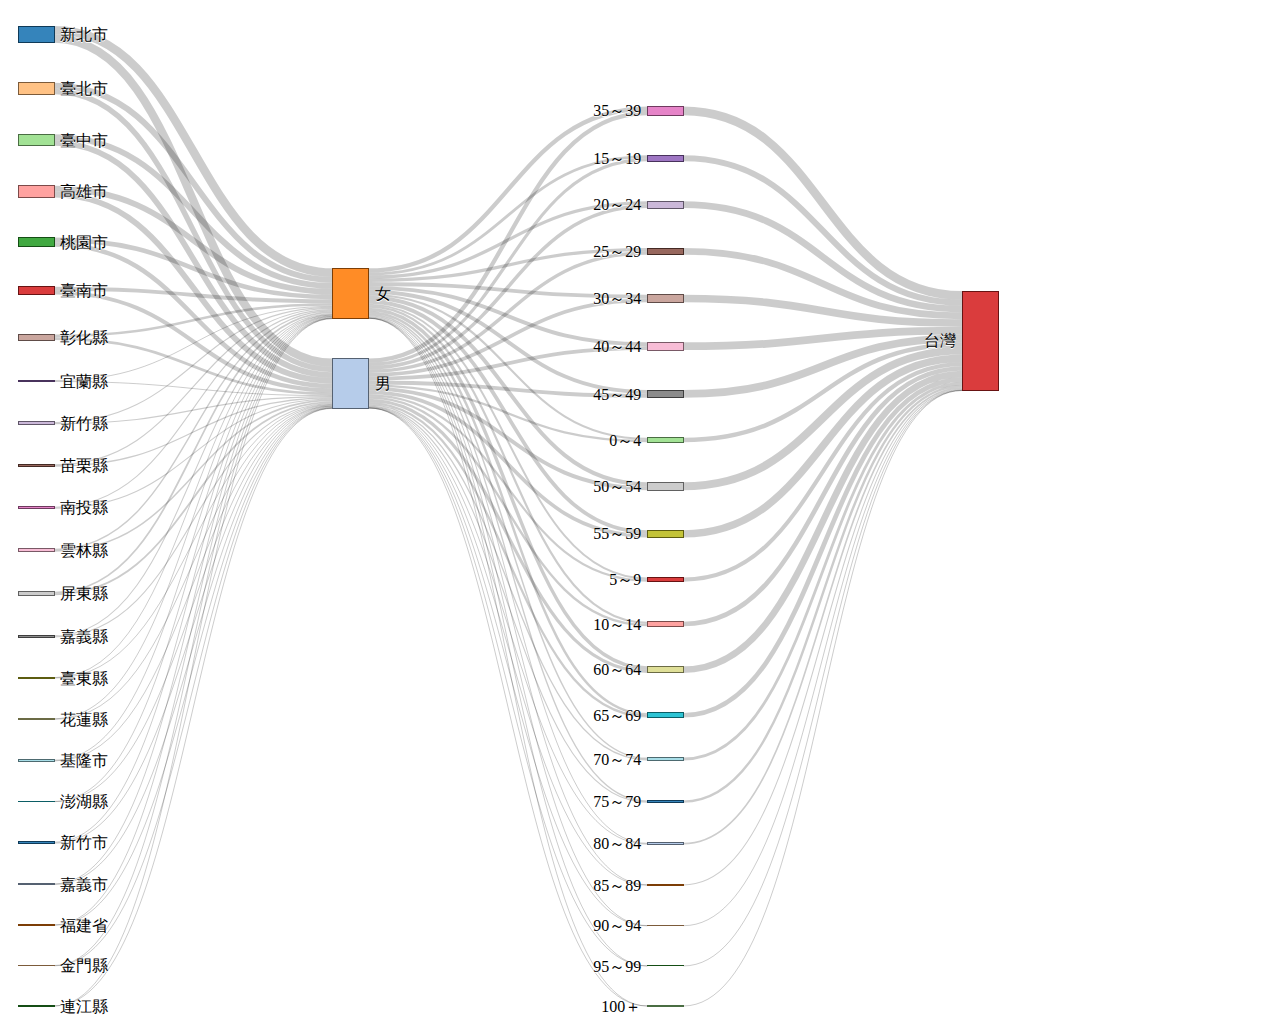
<file: HW_1/sankeyDiagram/index.html>
<!DOCTYPE html>
<meta charset="utf-8">
<title>SANKEY Experiment</title>
<style>

.node rect {
  cursor: move;
  fill-opacity: .9;
  shape-rendering: crispEdges;
}

.node text {
  pointer-events: none;
  text-shadow: 0 1px 0 #fff;
}

.link {
  fill: none;
  stroke: #000;
  stroke-opacity: .2;
}

.link:hover {
  stroke-opacity: .5;
}

</style>
<body>

<p id="chart">

<script src="d3.v3.min.js"></script>
<script src="sankey.js"></script>
<script>

var units = "Widgets";

var margin = {top: 10, right: 10, bottom: 10, left: 10},
    width = 1000 - margin.left - margin.right,
    height = 1000 - margin.top - margin.bottom;

var formatNumber = d3.format(",.0f"),    // zero decimal places
    format = function(d) { return formatNumber(d) + " " + units; },
    color = d3.scale.category20();

// append the svg canvas to the page
var svg = d3.select("#chart").append("svg")
    .attr("width", width + margin.left + margin.right)
    .attr("height", height + margin.top + margin.bottom)
  .append("g")
    .attr("transform",
          "translate(" + margin.left + "," + margin.top + ")");

// Set the sankey diagram properties
var sankey = d3.sankey()
    .nodeWidth(36)
    .nodePadding(40)
    .size([width, height]);

var path = sankey.link();

// load the data (using the timelyportfolio csv method)
d3.csv("sankey.csv", function(error, data) {

  //set up graph in same style as original example but empty
  graph = {"nodes" : [], "links" : []};

    data.forEach(function (d) {
      graph.nodes.push({ "name": d.source });
      graph.nodes.push({ "name": d.target });
      graph.links.push({ "source": d.source,
                         "target": d.target,
                         "value": +d.value });
     });

     // return only the distinct / unique nodes
     graph.nodes = d3.keys(d3.nest()
       .key(function (d) { return d.name; })
       .map(graph.nodes));

     // loop through each link replacing the text with its index from node
     graph.links.forEach(function (d, i) {
       graph.links[i].source = graph.nodes.indexOf(graph.links[i].source);
       graph.links[i].target = graph.nodes.indexOf(graph.links[i].target);
     });

     //now loop through each nodes to make nodes an array of objects
     // rather than an array of strings
     graph.nodes.forEach(function (d, i) {
       graph.nodes[i] = { "name": d };
     });

  sankey
    .nodes(graph.nodes)
    .links(graph.links)
    .layout(32);

// add in the links
  var link = svg.append("g").selectAll(".link")
      .data(graph.links)
    .enter().append("path")
      .attr("class", "link")
      .attr("d", path)
      .style("stroke-width", function(d) { return Math.max(1, d.dy); })
      .sort(function(a, b) { return b.dy - a.dy; });

// add the link titles
  link.append("title")
        .text(function(d) {
    		return d.source.name + " → " +
                d.target.name + "\n" + format(d.value); });

// add in the nodes
  var node = svg.append("g").selectAll(".node")
      .data(graph.nodes)
    .enter().append("g")
      .attr("class", "node")
      .attr("transform", function(d) {
		  return "translate(" + d.x + "," + d.y + ")"; })
    .call(d3.behavior.drag()
      .origin(function(d) { return d; })
      .on("dragstart", function() {
		  this.parentNode.appendChild(this); })
      .on("drag", dragmove));

// add the rectangles for the nodes
  node.append("rect")
      .attr("height", function(d) { return d.dy; })
      .attr("width", sankey.nodeWidth())
      .style("fill", function(d) {
		  return d.color = color(d.name.replace(/ .*/, "")); })
      .style("stroke", function(d) {
		  return d3.rgb(d.color).darker(2); })
    .append("title")
      .text(function(d) {
		  return d.name + "\n" + format(d.value); });

// add in the title for the nodes
  node.append("text")
      .attr("x", -6)
      .attr("y", function(d) { return d.dy / 2; })
      .attr("dy", ".35em")
      .attr("text-anchor", "end")
      .attr("transform", null)
      .text(function(d) { return d.name; })
    .filter(function(d) { return d.x < width / 2; })
      .attr("x", 6 + sankey.nodeWidth())
      .attr("text-anchor", "start");

// the function for moving the nodes
  function dragmove(d) {
    d3.select(this).attr("transform",
        "translate(" + d.x + "," + (
                d.y = Math.max(0, Math.min(height - d.dy, d3.event.y))
            ) + ")");
    sankey.relayout();
    link.attr("d", path);
  }
});

</script>

</body>
</html>
</file>
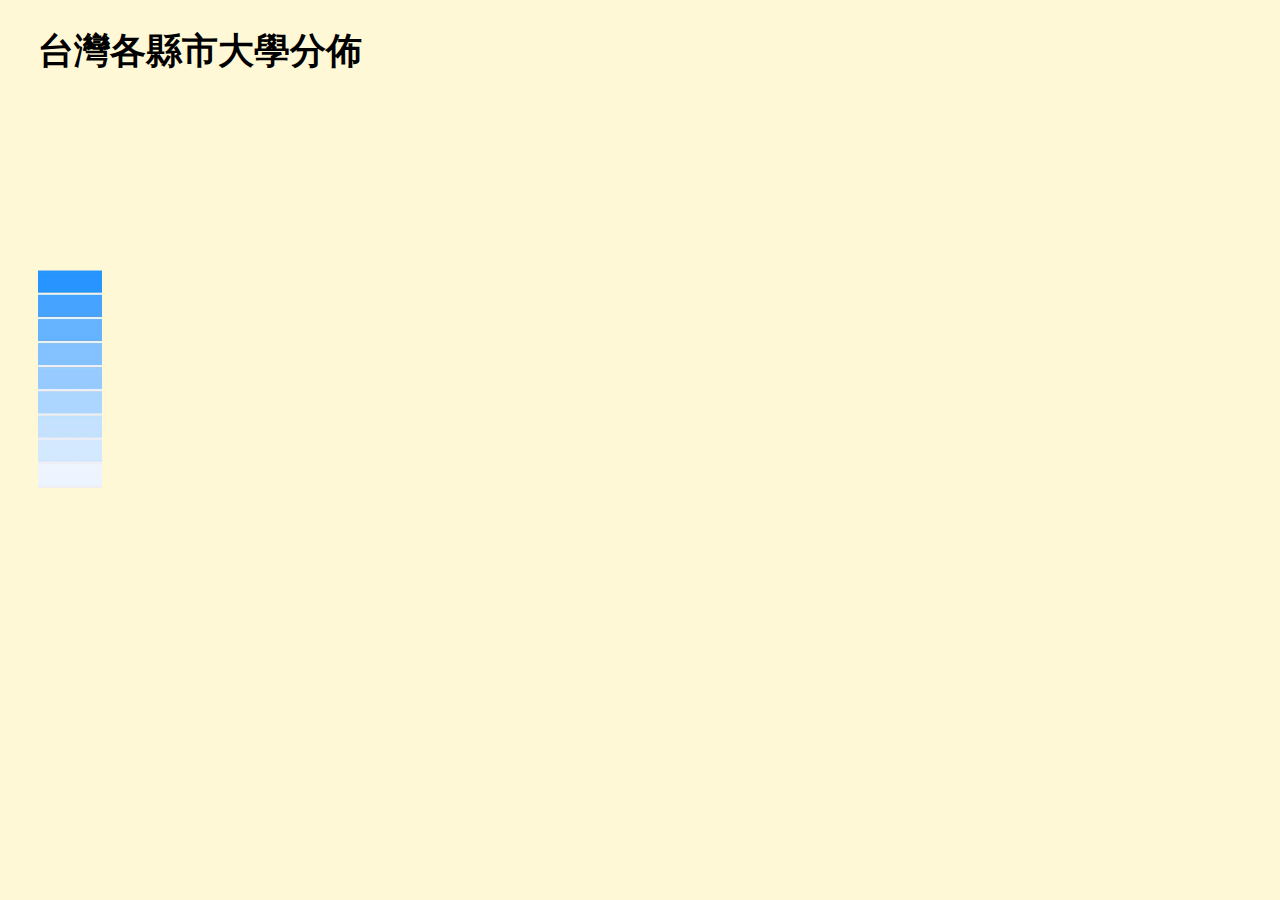
<file: HW_2/TaiwanUniversity/index.html>
<!DOCTYPE html>
<html>  
	<head prefix="og: http://ogp.me/ns#">
        <meta charset="utf-8">
        <title>台灣各縣市大學分佈</title>  
	<script type="text/javascript" src="//codeorigin.jquery.com/jquery-1.10.2.min.js"></script>
	<script type="text/javascript" src="//d3js.org/d3.v3.min.js"></script>
	<script type="text/javascript" src="//d3js.org/topojson.v1.min.js"></script>
	<script type="text/javascript" src="https://bost.ocks.org/mike/fisheye/fisheye.js?0.0.3"></script> 
	
		
        <style type="text/css">

			/* Style for Custom Tooltip */
            div.tooltip {
                position: absolute;
                width: 250px;
                height: auto;
                padding: 10px;
                background-color: white;
                -webkit-border-radius: 10px;
                -moz-border-radius: 10px;
                border-radius: 10px;
                -webkit-box-shadow: 4px 4px 10px rgba(0, 0, 0, 0.4);
                -moz-box-shadow: 4px 4px 10px rgba(0, 0, 0, 0.4);
                box-shadow: 4px 4px 10px rgba(0, 0, 0, 0.4);
                pointer-events: none;
                font-size: 36px;				
            }
        
			/* Legend Font Style */
			body {
				background: #FFF8D7;
				
				/*background-image: url("background.jpg");
				background-repeat: no-repeat;
				background-size: cover;*/
				font-family: Microsoft JhengHei;				
				white-space:pre;				
			}
			
			img {
			    position: absolute;
				top: 30%;
				left: 3%;
				width: 5%;				
			}
			
			strong {
				position: absolute;
				top: 3%;
				left: 3%;
				font-size: 36px;
			}
		</style>
    </head> 
    <body>
		<strong>台灣各縣市大學分佈</strong>
		<img src="./color.jpg">
		
        <script type="text/javascript">
		
            var publicUniversity = {
				"新北市": 3,
				"高雄市": 10,
				"臺中市": 5,
				"臺北市": 13,
				"桃園市": 4,
				"臺南市": 3,
				"彰化縣": 1,
				"屏東縣": 2,
				"雲林縣": 2,
				"苗栗縣": 1,
				"新竹縣": 0,
				"嘉義縣": 1,
				"南投縣": 1,
				"宜蘭縣": 1,
				"新竹市": 5,
				"基隆市": 1,
				"花蓮縣": 3,
				"嘉義市": 1,
				"臺東縣": 1,
				"金門縣": 1,
				"澎湖縣": 1,    
				"連江縣": 0     
            };
			var privateUniversity = {
				"新北市": 18,
				"高雄市": 12,
				"臺中市": 12,
				"臺北市": 14,
				"桃園市": 9,
				"臺南市": 10,
				"彰化縣": 3,
				"屏東縣": 2,
				"雲林縣": 1,
				"苗栗縣": 2,
				"新竹縣": 2,
				"嘉義縣": 3,
				"南投縣": 2,
				"宜蘭縣": 2,
				"新竹市": 5,
				"基隆市": 2,
				"花蓮縣": 3,
				"嘉義市": 1,
				"臺東縣": 0,
				"金門縣": 0,
				"澎湖縣": 0,    
				"連江縣": 0     
            };	
            var width = 1280;
            var height = 1150;       

            var svg = d3.select("body").append("svg")
                .attr("width", width)
                .attr("height", height)
                .append("g")
                .attr("transform", "translate(0,0)");
		
            var projection = d3.geo.mercator()
                .center([122,23.25])
                .scale(14000)
                .translate([width, height / 2]);

            var path = d3.geo.path()
                .projection(projection);

            var div = d3.select("body")
                .append("div")
                .attr("class", "tooltip")
                .style("opacity", 0);
				
            d3.json("./county.json", function (topodata) {
                var features = topojson.feature(topodata, topodata.objects.county).features;
				
				var color = d3.scale.linear().domain([0, 27]).range(["#ECF5FF", "#0080FF"]);
                //var color = d3.scale.linear().domain([0, 19]).range(["#CEFFCE", "#00DB00"]);	
                
				for (i = features.length - 1; i >= 0; i--)
                    features[i].publicUniversity = publicUniversity[features[i].properties.C_Name];
				
				for (i = features.length - 1; i >= 0; i--)
                    features[i].privateUniversity = privateUniversity[features[i].properties.C_Name];
				
				
				
                svg.selectAll("path")
                    .data(features)
                    .enter()
                    .append("path")
                    .attr("stroke", "black")
                    .attr("stroke-width", 2)
                    .attr("fill", function (d) {
                        return color(d.publicUniversity + d.privateUniversity);
                    })
                    .attr("d", path)
                    .on("mouseover", function (d) {
                        d3.select(this)
                            .attr("fill", "#FF5151");
							
                        div.transition()
                            .duration(200)
                            .style("opacity", .8);
						var total = d.publicUniversity + d.privateUniversity;
                        var center = getCentroid(d3.select(this));
                        div.text(d.properties.C_Name +  " ( " + total + " 所 )\n公立 : " + d.publicUniversity + "\n私立 : " + d.privateUniversity)
                            .style("left", center[0] + "px")
                            .style("top", center[1] + "px");

                    })
                    .on("mouseout", function (d) {
                        d3.select(this)
                            .attr("fill", function (d) {
                                return color(d.publicUniversity + d.privateUniversity);
                            })
                        div.transition()
                            .duration(200)
                            .style("opacity", .0);
                    });
            });

            function getCentroid(selection) {
                var element = selection.node(),
                    textBox = element.getBBox();
                return [textBox.x + textBox.width / 4, textBox.y + textBox.height / 2];
            }

        </script>
    </body>    
</html>
</file>
